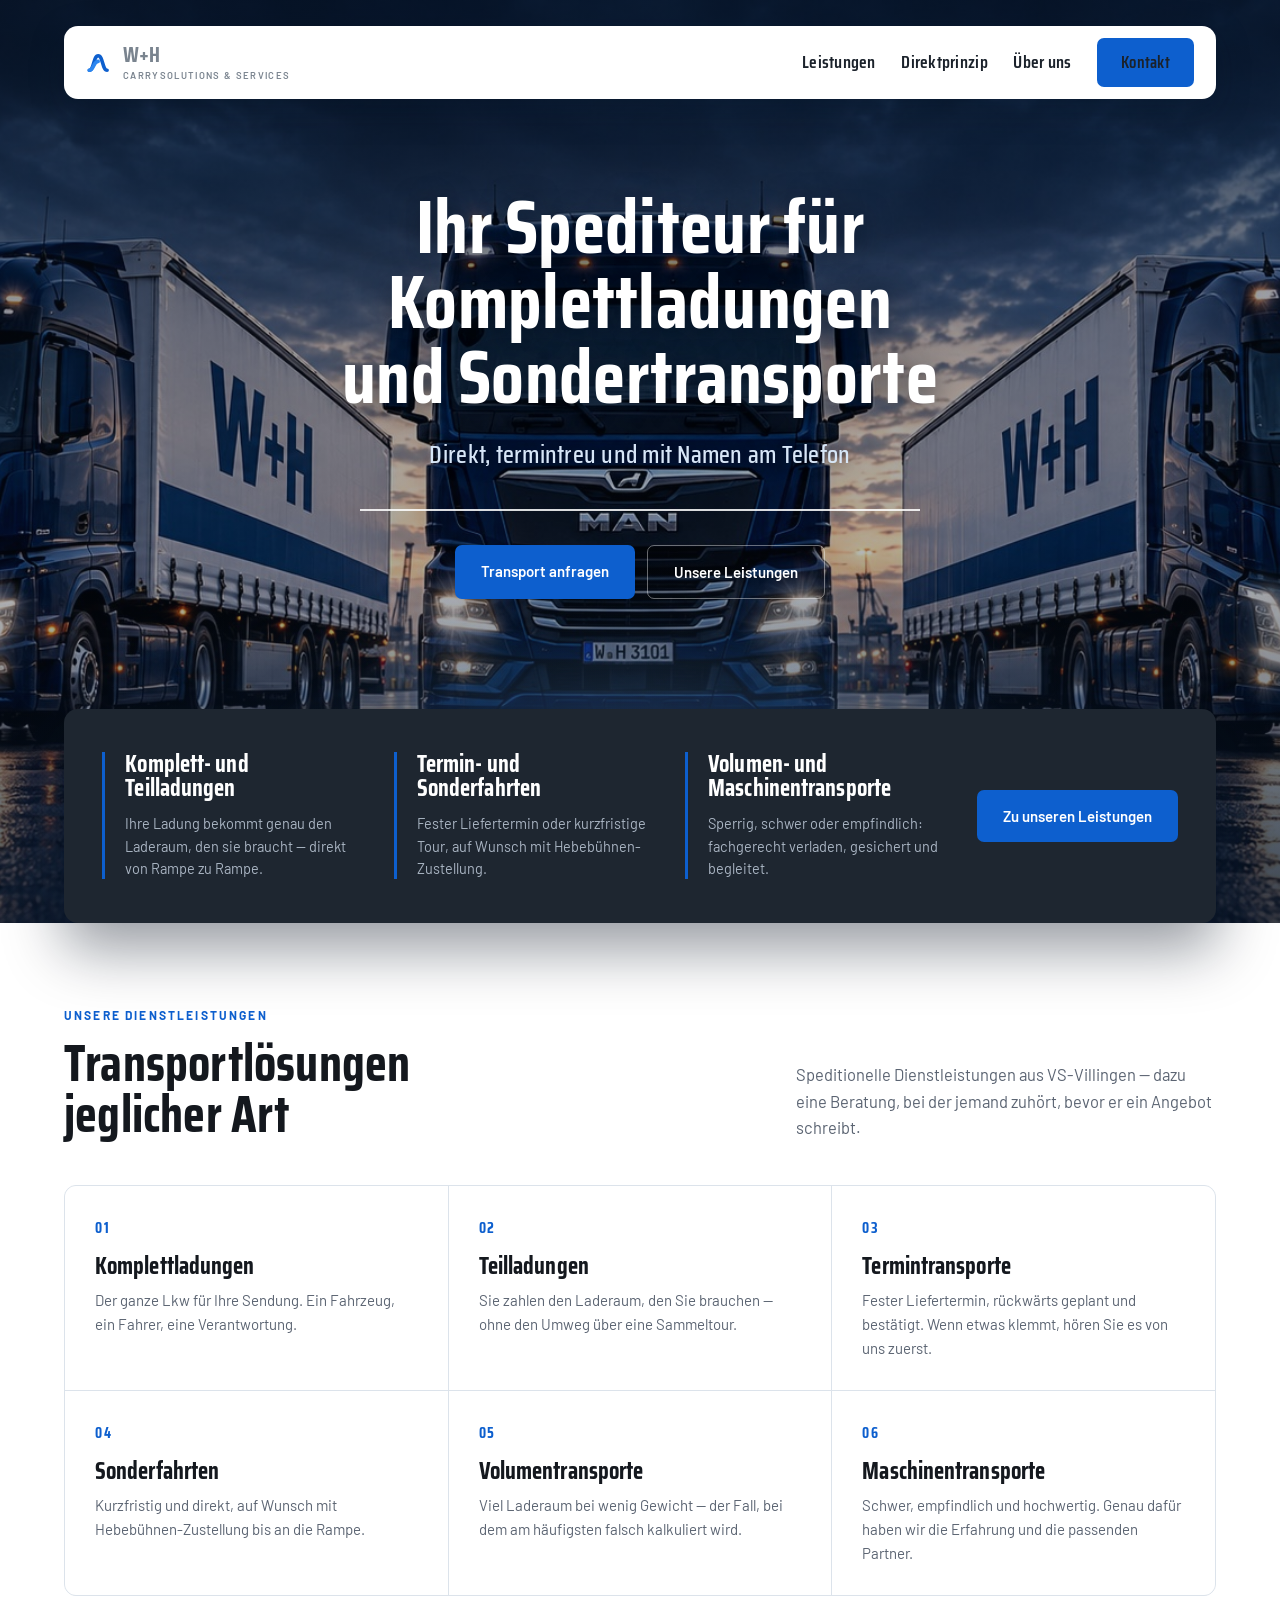
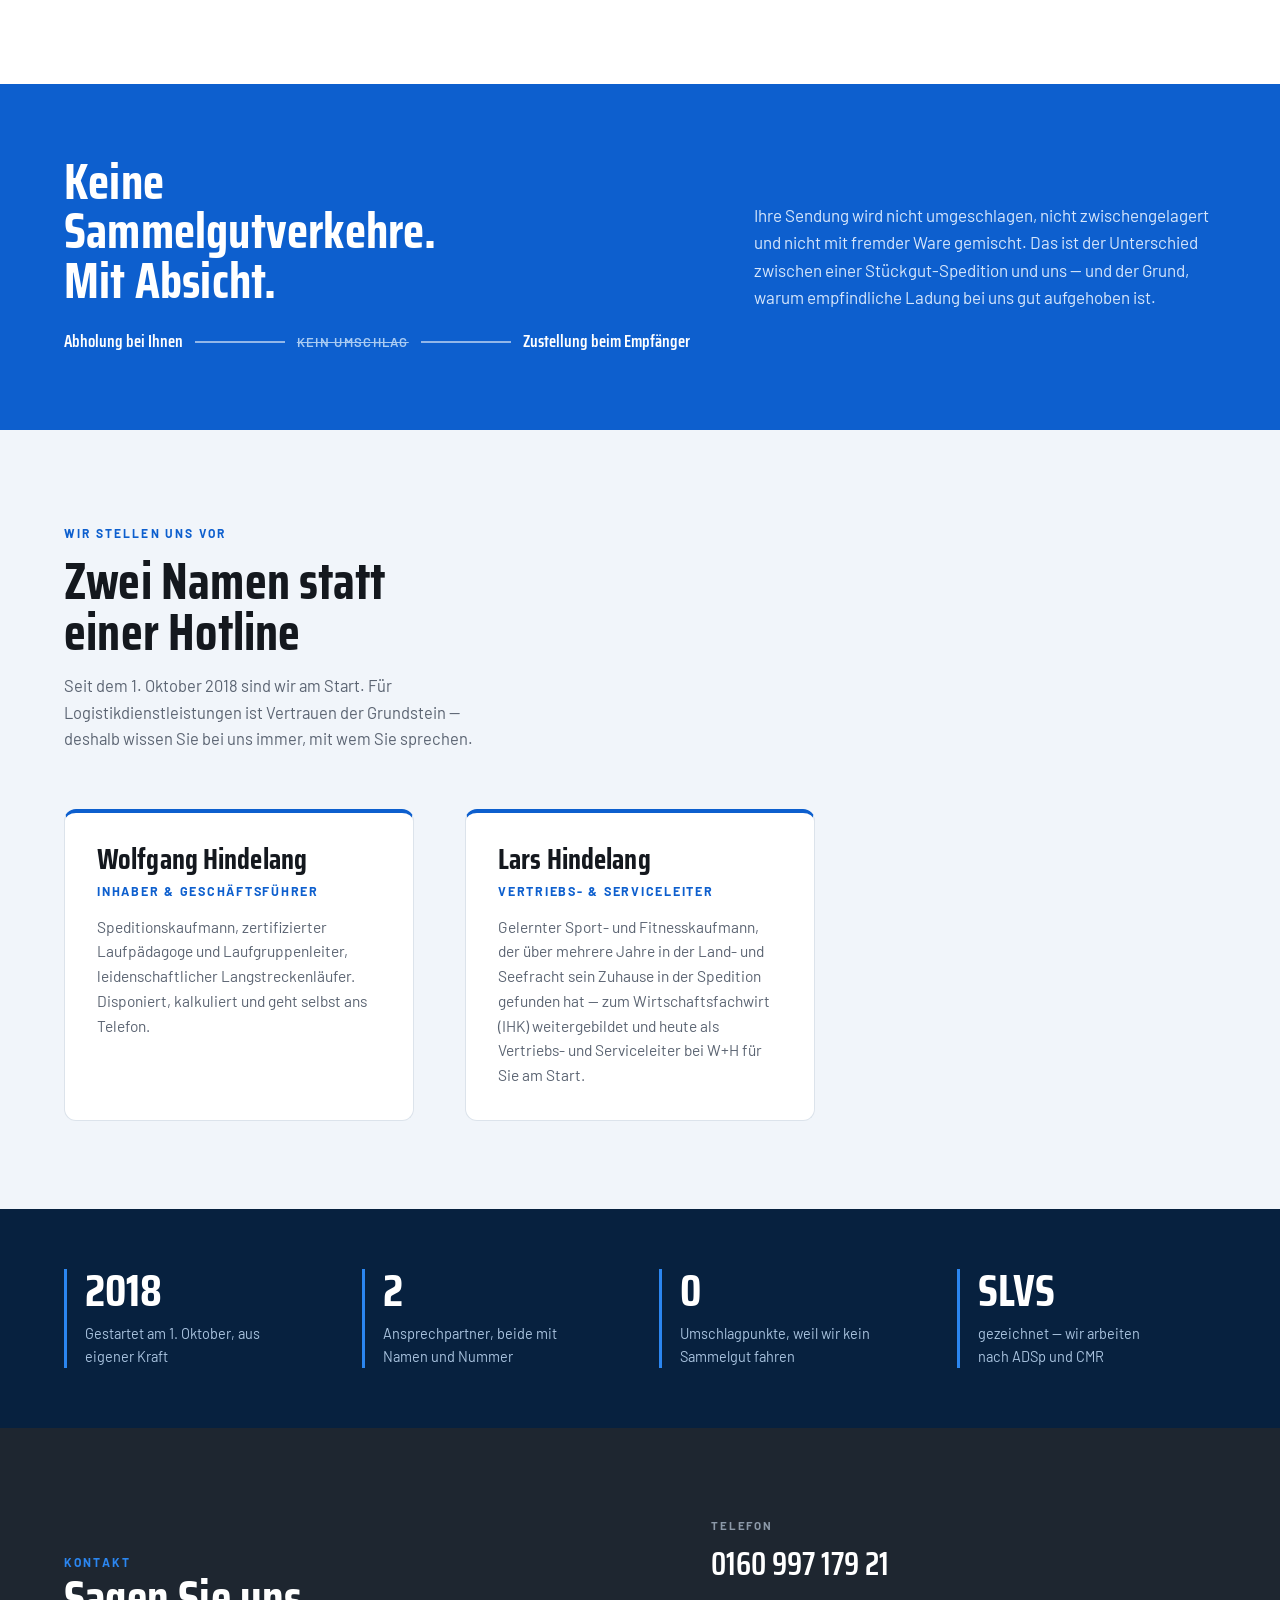
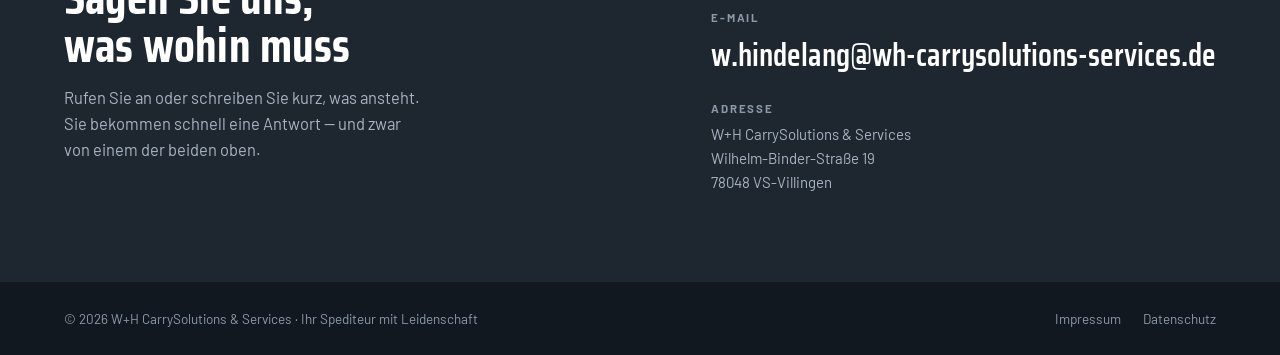
<file: index.html>
<!doctype html>
<html lang="de">
<head>
<meta charset="utf-8">
<meta name="viewport" content="width=device-width,initial-scale=1">
<title>W+H CarrySolutions &amp; Services – Spedition in VS-Villingen</title>
<meta name="description" content="Spedition aus VS-Villingen: Komplett- und Teilladungen, Termintransporte, Sonderfahrten mit Hebebühne, Volumen- und Maschinentransporte. Direkt, ohne Umschlag.">
<meta name="theme-color" content="#07213F">
<meta property="og:title" content="W+H CarrySolutions &amp; Services – Ihr Spediteur mit Leidenschaft">
<meta property="og:description" content="Komplett- und Teilladungen, Termintransporte, Sonderfahrten, Maschinentransporte. Direkt, ohne Umschlag.">
<meta property="og:type" content="website">
<meta property="og:locale" content="de_DE">
<meta property="og:url" content="https://www.wh-carrysolutions-services.de/">
<meta property="og:image" content="https://www.wh-carrysolutions-services.de/images/hero.jpg">
<link rel="canonical" href="https://www.wh-carrysolutions-services.de/">
<script type="application/ld+json">
{
  "@context": "https://schema.org",
  "@type": "LocalBusiness",
  "name": "W+H CarrySolutions & Services",
  "url": "https://www.wh-carrysolutions-services.de/",
  "telephone": "+4916099717921",
  "email": "w.hindelang@wh-carrysolutions-services.de",
  "address": {
    "@type": "PostalAddress",
    "streetAddress": "Wilhelm-Binder-Straße 19",
    "postalCode": "78048",
    "addressLocality": "VS-Villingen",
    "addressCountry": "DE"
  },
  "areaServed": "DE",
  "founder": [
    { "@type": "Person", "name": "Wolfgang Hindelang" },
    { "@type": "Person", "name": "Lars Hindelang" }
  ]
}
</script>
<link rel="stylesheet" href="style.css">
</head>
<body>
<header class="topbar">
  <div class="in">
    <div class="pill">
      <a class="logo" href="#top" aria-label="W+H CarrySolutions &amp; Services — Startseite">
        <svg class="ribbon" viewBox="0 0 32 32" aria-hidden="true">
          <path d="M4 25 C 10 25, 9 7, 15 7 C 21 7, 20 25, 26 25" fill="none" stroke="#0D5FCE" stroke-width="4.4" stroke-linecap="round"/>
          <path d="M4 25 C 10 25, 9 14, 15 14" fill="none" stroke="#2B86F0" stroke-width="4.4" stroke-linecap="round"/>
        </svg>
        <span style="display:block">
          <b>W+H</b>
          <span>CarrySolutions &amp; Services</span>
        </span>
      </a>

      <button class="burger" id="burger" aria-label="Menü öffnen" aria-expanded="false" aria-controls="nav">
        <i></i><i></i><i></i>
      </button>

      <nav class="nav" id="nav" aria-label="Hauptnavigation">
        <ul>
          <li><a href="#leistungen">Leistungen</a></li>
          <li><a href="#direkt">Direktprinzip</a></li>
          <li><a href="#team">Über uns</a></li>
        </ul>
        <a class="btn" href="#kontakt">Kontakt</a>
      </nav>
    </div>
  </div>
</header>

<main id="top">

  <section class="hero">
    <div class="hero-glow"></div>

    <div class="in">
      <div class="hero-in">
        <h1>Ihr Spediteur für Komplettladungen und Sondertransporte</h1>
        <p class="sub">Direkt, termintreu und mit Namen am Telefon</p>
        <div class="rule"></div>
        <div class="hero-btns">
          <a class="btn" href="#kontakt">Transport anfragen</a>
          <a class="btn ghost" href="#leistungen">Unsere Leistungen</a>
        </div>
      </div>

      <div class="panel-wrap">
        <div class="panel">
          <article>
            <h3>Komplett- und Teilladungen</h3>
            <p>Ihre Ladung bekommt genau den Laderaum, den sie braucht — direkt von Rampe zu Rampe.</p>
          </article>
          <article>
            <h3>Termin- und Sonderfahrten</h3>
            <p>Fester Liefertermin oder kurzfristige Tour, auf Wunsch mit Hebebühnen-Zustellung.</p>
          </article>
          <article>
            <h3>Volumen- und Maschinentransporte</h3>
            <p>Sperrig, schwer oder empfindlich: fachgerecht verladen, gesichert und begleitet.</p>
          </article>
          <div class="act"><a class="btn" href="#leistungen">Zu unseren Leistungen</a></div>
        </div>
      </div>
    </div>
  </section>

  <section class="svc" id="leistungen">
    <div class="in">
      <div class="head">
        <div>
          <span class="eyebrow">Unsere Dienstleistungen</span>
          <h2>Transportlösungen jeglicher Art</h2>
        </div>
        <p>Speditionelle Dienstleistungen aus VS-Villingen — dazu eine Beratung, bei der jemand zuhört, bevor er ein Angebot schreibt.</p>
      </div>

      <div class="grid6">
        <article>
          <span class="num">01</span>
          <h3>Komplettladungen</h3>
          <p>Der ganze Lkw für Ihre Sendung. Ein Fahrzeug, ein Fahrer, eine Verantwortung.</p>
        </article>
        <article>
          <span class="num">02</span>
          <h3>Teilladungen</h3>
          <p>Sie zahlen den Laderaum, den Sie brauchen — ohne den Umweg über eine Sammeltour.</p>
        </article>
        <article>
          <span class="num">03</span>
          <h3>Termintransporte</h3>
          <p>Fester Liefertermin, rückwärts geplant und bestätigt. Wenn etwas klemmt, hören Sie es von uns zuerst.</p>
        </article>
        <article>
          <span class="num">04</span>
          <h3>Sonderfahrten</h3>
          <p>Kurzfristig und direkt, auf Wunsch mit Hebebühnen-Zustellung bis an die Rampe.</p>
        </article>
        <article>
          <span class="num">05</span>
          <h3>Volumentransporte</h3>
          <p>Viel Laderaum bei wenig Gewicht — der Fall, bei dem am häufigsten falsch kalkuliert wird.</p>
        </article>
        <article>
          <span class="num">06</span>
          <h3>Maschinentransporte</h3>
          <p>Schwer, empfindlich und hochwertig. Genau dafür haben wir die Erfahrung und die passenden Partner.</p>
        </article>
      </div>
    </div>
  </section>

  <section class="band" id="direkt">
    <div class="in">
      <div>
        <h2>Keine Sammelgutverkehre. Mit Absicht.</h2>
        <div class="track">
          <b>Abholung bei Ihnen</b>
          <i></i>
          <s>kein Umschlag</s>
          <i></i>
          <b>Zustellung beim Empfänger</b>
        </div>
      </div>
      <p>Ihre Sendung wird nicht umgeschlagen, nicht zwischengelagert und nicht mit fremder Ware gemischt. Das ist der Unterschied zwischen einer Stückgut-Spedition und uns — und der Grund, warum empfindliche Ladung bei uns gut aufgehoben ist.</p>
    </div>
  </section>

  <section class="team" id="team">
    <div class="in wrap">
      <div class="lead">
        <span class="eyebrow">Wir stellen uns vor</span>
        <h2>Zwei Namen statt einer Hotline</h2>
        <p>Seit dem 1. Oktober 2018 sind wir am Start. Für Logistikdienstleistungen ist Vertrauen der Grundstein — deshalb wissen Sie bei uns immer, mit wem Sie sprechen.</p>
      </div>
      <article class="person">
        <h3>Wolfgang Hindelang</h3>
        <div class="role">Inhaber &amp; Geschäftsführer</div>
        <p>Speditionskaufmann, zertifizierter Laufpädagoge und Laufgruppenleiter, leidenschaftlicher Langstreckenläufer. Disponiert, kalkuliert und geht selbst ans Telefon.</p>
      </article>
      <article class="person">
        <h3>Lars Hindelang</h3>
        <div class="role">Vertriebs- &amp; Serviceleiter</div>
        <p>Gelernter Sport- und Fitnesskaufmann, der über mehrere Jahre in der Land- und Seefracht sein Zuhause in der Spedition gefunden hat — zum Wirtschaftsfachwirt (IHK) weitergebildet und heute als Vertriebs- und Serviceleiter bei W+H für Sie am Start.</p>
      </article>
    </div>
  </section>

  <section class="facts">
    <div class="in">
      <div><b>2018</b><span>Gestartet am 1. Oktober, aus eigener Kraft</span></div>
      <div><b>2</b><span>Ansprechpartner, beide mit Namen und Nummer</span></div>
      <div><b>0</b><span>Umschlagpunkte, weil wir kein Sammelgut fahren</span></div>
      <div><b>SLVS</b><span>gezeichnet — wir arbeiten nach ADSp und CMR</span></div>
    </div>
  </section>

  <section class="contact" id="kontakt">
    <div class="in">
      <div>
        <span class="eyebrow" style="color:var(--blue-h)">Kontakt</span>
        <h2>Sagen Sie uns, was wohin muss</h2>
        <p class="lead">Rufen Sie an oder schreiben Sie kurz, was ansteht. Sie bekommen schnell eine Antwort — und zwar von einem der beiden oben.</p>
      </div>
      <div class="lines">
        <div>
          <small>Telefon</small>
          <a href="tel:+4916099717921">0160 997 179 21</a>
        </div>
        <div>
          <small>E-Mail</small>
          <a href="mailto:w.hindelang@wh-carrysolutions-services.de">w.hindelang@wh-carrysolutions-services.de</a>
        </div>
        <div>
          <small>Adresse</small>
          <p class="addr">W+H CarrySolutions &amp; Services<br>Wilhelm-Binder-Straße 19<br>78048 VS-Villingen</p>
        </div>
      </div>
    </div>
  </section>

</main>

<footer>
  <div class="in">
    <span>© <span id="jahr">2026</span> W+H CarrySolutions &amp; Services · Ihr Spediteur mit Leidenschaft</span>
    <ul>
      <li><a href="impressum">Impressum</a></li>
      <li><a href="datenschutz">Datenschutz</a></li>
    </ul>
  </div>
</footer>

<script>
  document.getElementById('jahr').textContent = new Date().getFullYear();
  const b = document.getElementById('burger'), n = document.getElementById('nav');
  b.addEventListener('click', () => {
    const open = n.classList.toggle('open');
    b.setAttribute('aria-expanded', open);
  });
  n.addEventListener('click', e => {
    if (e.target.tagName === 'A') { n.classList.remove('open'); b.setAttribute('aria-expanded', false); }
  });
</script>
</body>
</html>
</file>
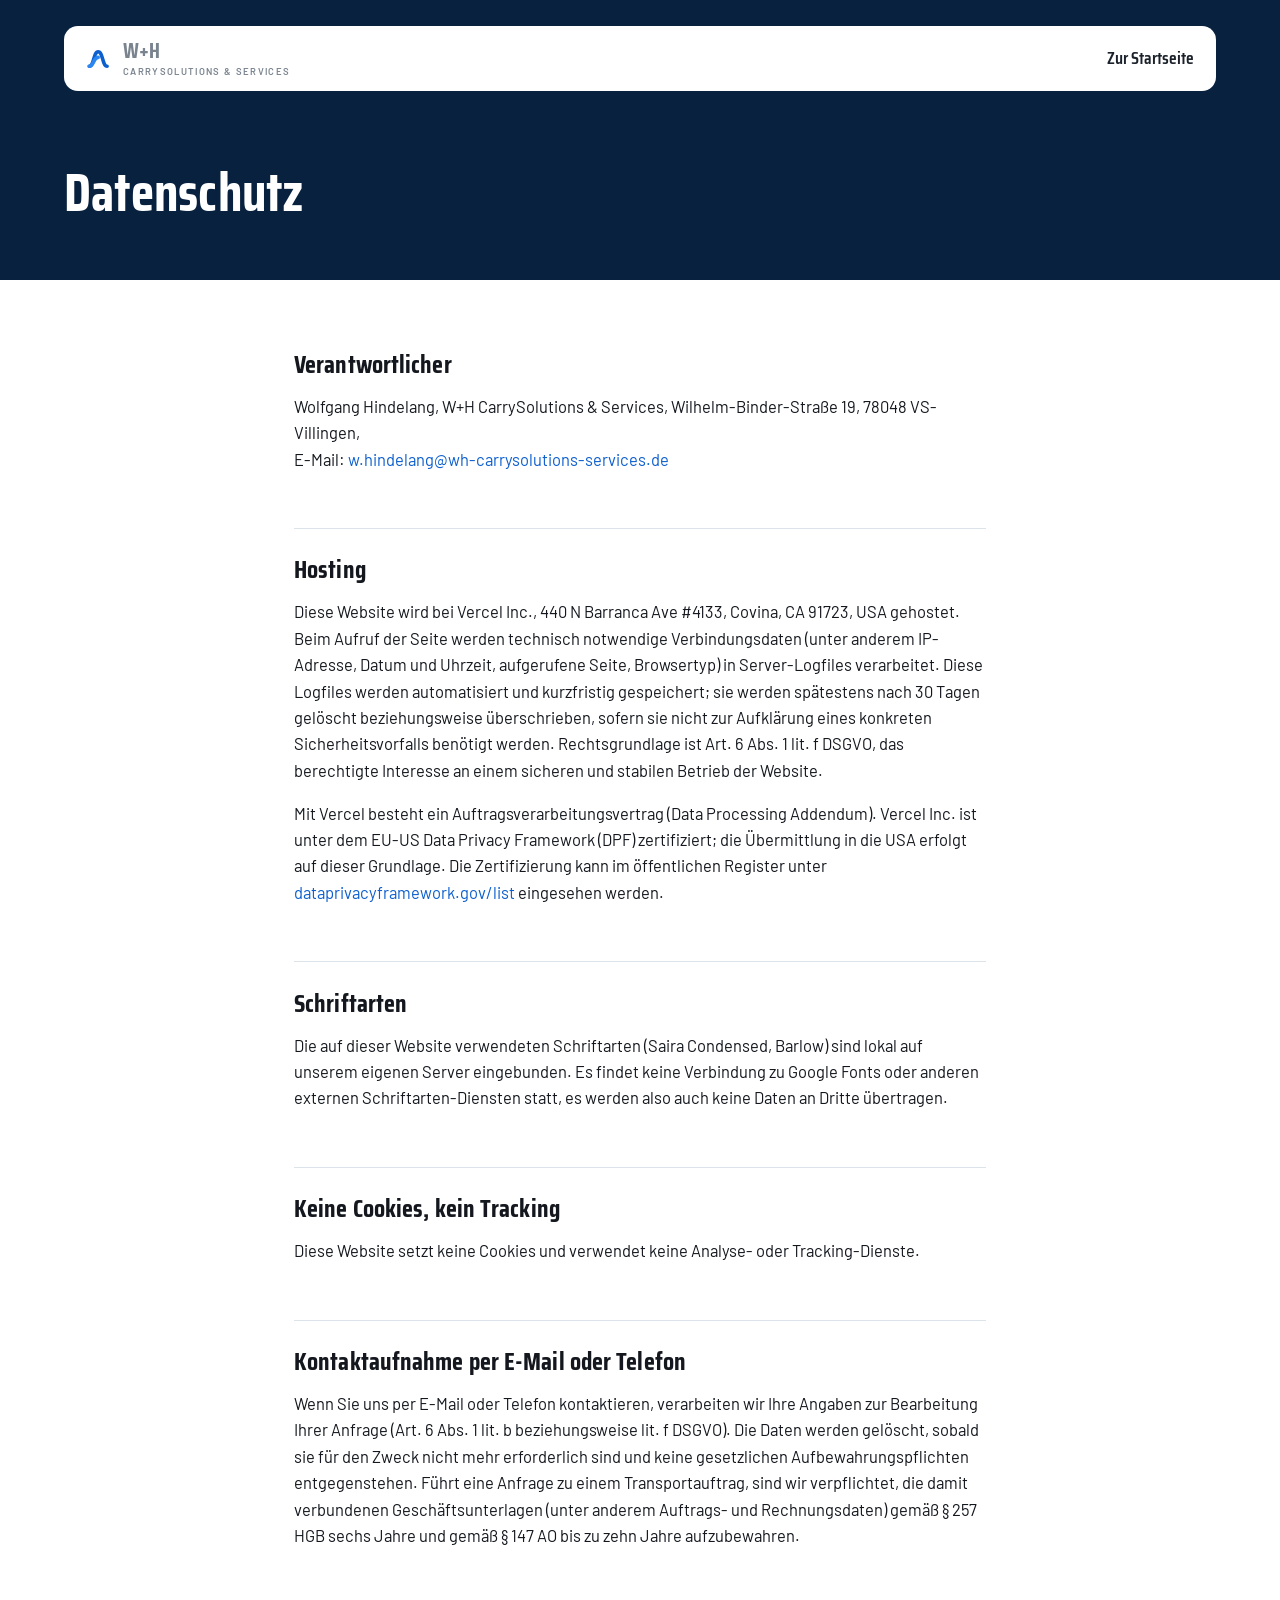
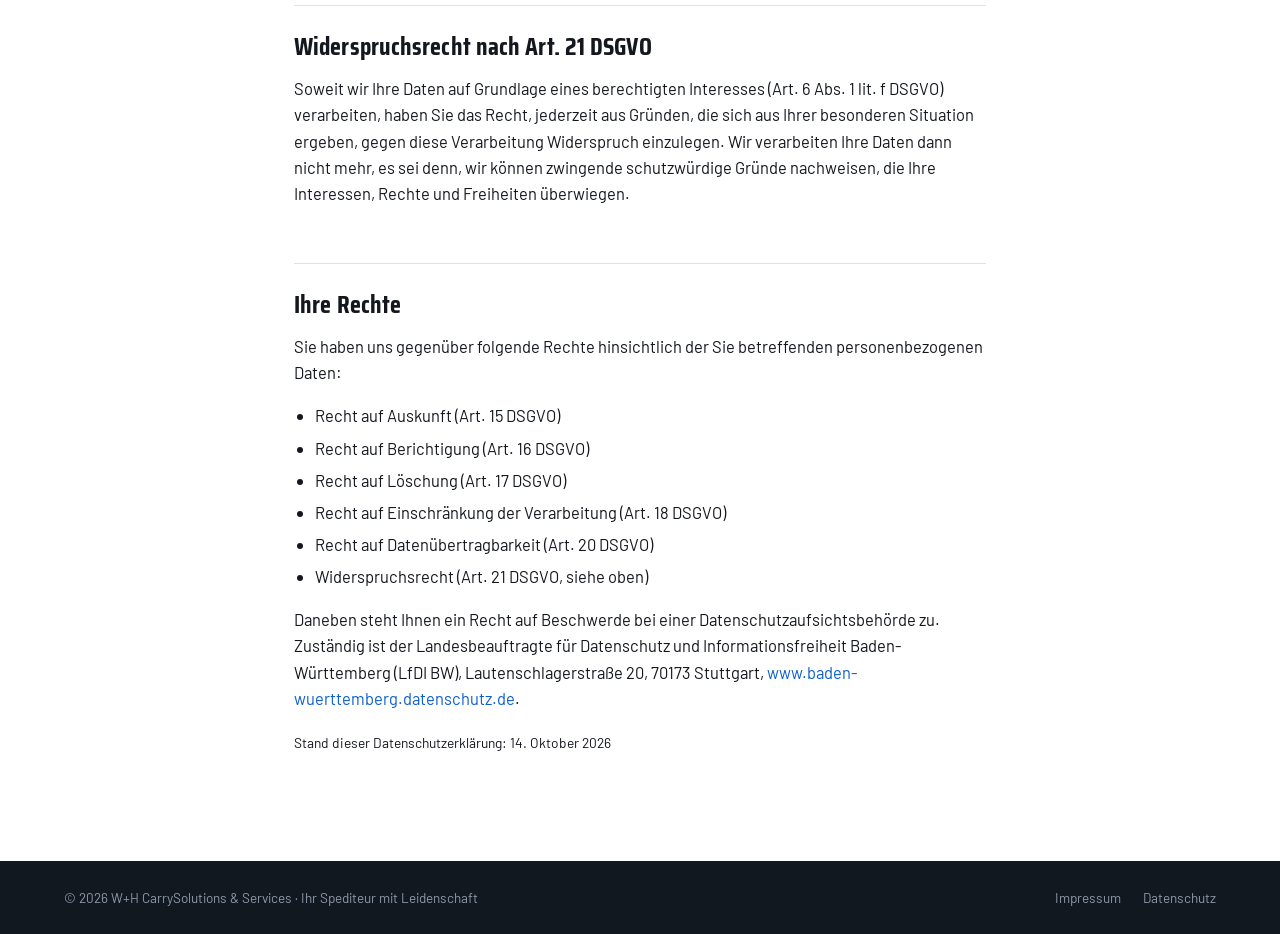
<file: datenschutz.html>
<!doctype html>
<html lang="de">
<head>
<meta charset="utf-8">
<meta name="viewport" content="width=device-width,initial-scale=1">
<title>Datenschutz – W+H CarrySolutions &amp; Services</title>
<meta name="robots" content="noindex">
<meta name="theme-color" content="#07213F">
<link rel="stylesheet" href="style.css">
</head>
<body>

<header class="legal-top">
  <div class="in">
    <div class="pill">
      <a class="logo" href="/" aria-label="W+H CarrySolutions &amp; Services — Startseite">
        <svg class="ribbon" viewBox="0 0 32 32" aria-hidden="true">
          <path d="M4 25 C 10 25, 9 7, 15 7 C 21 7, 20 25, 26 25" fill="none" stroke="#0D5FCE" stroke-width="4.4" stroke-linecap="round"/>
          <path d="M4 25 C 10 25, 9 14, 15 14" fill="none" stroke="#2B86F0" stroke-width="4.4" stroke-linecap="round"/>
        </svg>
        <span style="display:block">
          <b>W+H</b>
          <span>CarrySolutions &amp; Services</span>
        </span>
      </a>
      <a class="back" href="/">Zur Startseite</a>
    </div>
  </div>
</header>

<div class="legal-head">
  <div class="in"><h1>Datenschutz</h1></div>
</div>

<main class="legal">
  <div class="in">
    <h2>Verantwortlicher</h2>
    <p>Wolfgang Hindelang, W+H CarrySolutions &amp; Services, Wilhelm-Binder-Straße 19, 78048 VS-Villingen,<br>
    E-Mail: <a href="mailto:w.hindelang@wh-carrysolutions-services.de">w.hindelang@wh-carrysolutions-services.de</a></p>

    <h2>Hosting</h2>
    <p>Diese Website wird bei Vercel Inc., 440 N Barranca Ave #4133, Covina, CA 91723, USA gehostet. Beim Aufruf der Seite werden technisch notwendige Verbindungsdaten (unter anderem IP-Adresse, Datum und Uhrzeit, aufgerufene Seite, Browsertyp) in Server-Logfiles verarbeitet. Diese Logfiles werden automatisiert und kurzfristig gespeichert; sie werden spätestens nach 30 Tagen gelöscht beziehungsweise überschrieben, sofern sie nicht zur Aufklärung eines konkreten Sicherheitsvorfalls benötigt werden. Rechtsgrundlage ist Art. 6 Abs. 1 lit. f DSGVO, das berechtigte Interesse an einem sicheren und stabilen Betrieb der Website.</p>
    <p>Mit Vercel besteht ein Auftragsverarbeitungsvertrag (Data Processing Addendum). Vercel Inc. ist unter dem EU-US Data Privacy Framework (DPF) zertifiziert; die Übermittlung in die USA erfolgt auf dieser Grundlage. Die Zertifizierung kann im öffentlichen Register unter <a href="https://www.dataprivacyframework.gov/list" target="_blank" rel="noopener">dataprivacyframework.gov/list</a> eingesehen werden.</p>

    <h2>Schriftarten</h2>
    <p>Die auf dieser Website verwendeten Schriftarten (Saira Condensed, Barlow) sind lokal auf unserem eigenen Server eingebunden. Es findet keine Verbindung zu Google Fonts oder anderen externen Schriftarten-Diensten statt, es werden also auch keine Daten an Dritte übertragen.</p>

    <h2>Keine Cookies, kein Tracking</h2>
    <p>Diese Website setzt keine Cookies und verwendet keine Analyse- oder Tracking-Dienste.</p>

    <h2>Kontaktaufnahme per E-Mail oder Telefon</h2>
    <p>Wenn Sie uns per E-Mail oder Telefon kontaktieren, verarbeiten wir Ihre Angaben zur Bearbeitung Ihrer Anfrage (Art. 6 Abs. 1 lit. b beziehungsweise lit. f DSGVO). Die Daten werden gelöscht, sobald sie für den Zweck nicht mehr erforderlich sind und keine gesetzlichen Aufbewahrungspflichten entgegenstehen. Führt eine Anfrage zu einem Transportauftrag, sind wir verpflichtet, die damit verbundenen Geschäftsunterlagen (unter anderem Auftrags- und Rechnungsdaten) gemäß § 257 HGB sechs Jahre und gemäß § 147 AO bis zu zehn Jahre aufzubewahren.</p>

    <h2>Widerspruchsrecht nach Art. 21 DSGVO</h2>
    <p>Soweit wir Ihre Daten auf Grundlage eines berechtigten Interesses (Art. 6 Abs. 1 lit. f DSGVO) verarbeiten, haben Sie das Recht, jederzeit aus Gründen, die sich aus Ihrer besonderen Situation ergeben, gegen diese Verarbeitung Widerspruch einzulegen. Wir verarbeiten Ihre Daten dann nicht mehr, es sei denn, wir können zwingende schutzwürdige Gründe nachweisen, die Ihre Interessen, Rechte und Freiheiten überwiegen.</p>

    <h2>Ihre Rechte</h2>
    <p>Sie haben uns gegenüber folgende Rechte hinsichtlich der Sie betreffenden personenbezogenen Daten:</p>
    <ul>
      <li>Recht auf Auskunft (Art. 15 DSGVO)</li>
      <li>Recht auf Berichtigung (Art. 16 DSGVO)</li>
      <li>Recht auf Löschung (Art. 17 DSGVO)</li>
      <li>Recht auf Einschränkung der Verarbeitung (Art. 18 DSGVO)</li>
      <li>Recht auf Datenübertragbarkeit (Art. 20 DSGVO)</li>
      <li>Widerspruchsrecht (Art. 21 DSGVO, siehe oben)</li>
    </ul>
    <p>Daneben steht Ihnen ein Recht auf Beschwerde bei einer Datenschutzaufsichtsbehörde zu. Zuständig ist der Landesbeauftragte für Datenschutz und Informationsfreiheit Baden-Württemberg (LfDI BW), Lautenschlagerstraße 20, 70173 Stuttgart, <a href="https://www.baden-wuerttemberg.datenschutz.de" target="_blank" rel="noopener">www.baden-wuerttemberg.datenschutz.de</a>.</p>

    <p><small>Stand dieser Datenschutzerklärung: 14. Oktober 2026</small></p>
  </div>
</main>

<footer>
  <div class="in">
    <span>© <span id="jahr">2026</span> W+H CarrySolutions &amp; Services · Ihr Spediteur mit Leidenschaft</span>
    <ul>
      <li><a href="impressum">Impressum</a></li>
      <li><a href="datenschutz">Datenschutz</a></li>
    </ul>
  </div>
</footer>

<script>document.getElementById('jahr').textContent = new Date().getFullYear();</script>
</body>
</html>
</file>
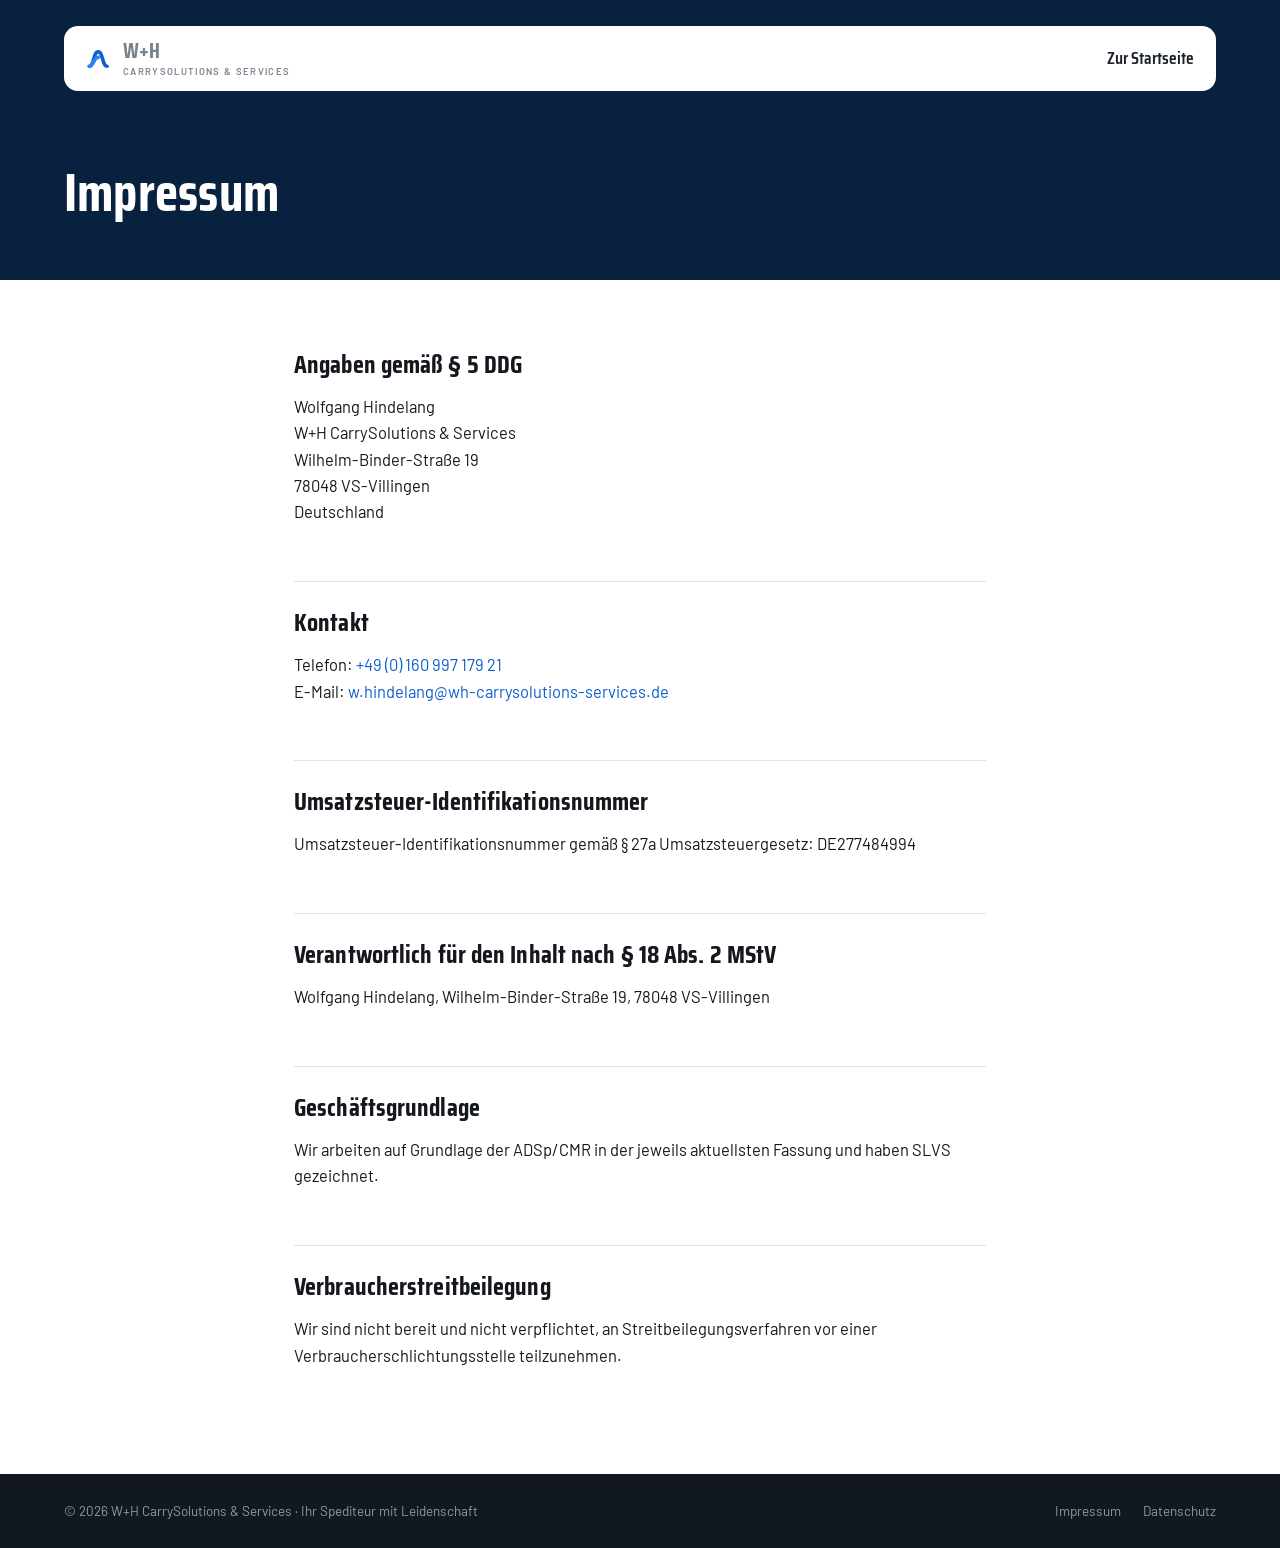
<file: impressum.html>
<!doctype html>
<html lang="de">
<head>
<meta charset="utf-8">
<meta name="viewport" content="width=device-width,initial-scale=1">
<title>Impressum – W+H CarrySolutions &amp; Services</title>
<meta name="robots" content="noindex">
<meta name="theme-color" content="#07213F">
<link rel="stylesheet" href="style.css">
</head>
<body>

<header class="legal-top">
  <div class="in">
    <div class="pill">
      <a class="logo" href="/" aria-label="W+H CarrySolutions &amp; Services — Startseite">
        <svg class="ribbon" viewBox="0 0 32 32" aria-hidden="true">
          <path d="M4 25 C 10 25, 9 7, 15 7 C 21 7, 20 25, 26 25" fill="none" stroke="#0D5FCE" stroke-width="4.4" stroke-linecap="round"/>
          <path d="M4 25 C 10 25, 9 14, 15 14" fill="none" stroke="#2B86F0" stroke-width="4.4" stroke-linecap="round"/>
        </svg>
        <span style="display:block">
          <b>W+H</b>
          <span>CarrySolutions &amp; Services</span>
        </span>
      </a>
      <a class="back" href="/">Zur Startseite</a>
    </div>
  </div>
</header>

<div class="legal-head">
  <div class="in"><h1>Impressum</h1></div>
</div>

<main class="legal">
  <div class="in">
    <h2>Angaben gemäß § 5 DDG</h2>
    <p>Wolfgang Hindelang<br>
    W+H CarrySolutions &amp; Services<br>
    Wilhelm-Binder-Straße 19<br>
    78048 VS-Villingen<br>
    Deutschland</p>

    <h2>Kontakt</h2>
    <p>Telefon: <a href="tel:+4916099717921">+49 (0) 160 997 179 21</a><br>
    E-Mail: <a href="mailto:w.hindelang@wh-carrysolutions-services.de">w.hindelang@wh-carrysolutions-services.de</a></p>

    <h2>Umsatzsteuer-Identifikationsnummer</h2>
    <p>Umsatzsteuer-Identifikationsnummer gemäß § 27a Umsatzsteuergesetz: DE277484994</p>

    <h2>Verantwortlich für den Inhalt nach § 18 Abs. 2 MStV</h2>
    <p>Wolfgang Hindelang, Wilhelm-Binder-Straße 19, 78048 VS-Villingen</p>

    <h2>Geschäftsgrundlage</h2>
    <p>Wir arbeiten auf Grundlage der ADSp/CMR in der jeweils aktuellsten Fassung und haben SLVS gezeichnet.</p>

    <h2>Verbraucherstreitbeilegung</h2>
    <p>Wir sind nicht bereit und nicht verpflichtet, an Streitbeilegungsverfahren vor einer Verbraucherschlichtungsstelle teilzunehmen.</p>
  </div>
</main>

<footer>
  <div class="in">
    <span>© <span id="jahr">2026</span> W+H CarrySolutions &amp; Services · Ihr Spediteur mit Leidenschaft</span>
    <ul>
      <li><a href="impressum">Impressum</a></li>
      <li><a href="datenschutz">Datenschutz</a></li>
    </ul>
  </div>
</footer>

<script>document.getElementById('jahr').textContent = new Date().getFullYear();</script>
</body>
</html>
</file>
<file: style.css>
@font-face{font-family:'Barlow';font-style:normal;font-weight:400;font-display:swap;src:url('/fonts/barlow-400-latin.woff2') format('woff2');unicode-range:U+0000-00FF,U+0131,U+0152-0153,U+02BB-02BC,U+02C6,U+02DA,U+02DC,U+0304,U+0308,U+0329,U+2000-206F,U+20AC,U+2122,U+2191,U+2193,U+2212,U+2215,U+FEFF,U+FFFD}
@font-face{font-family:'Barlow';font-style:normal;font-weight:400;font-display:swap;src:url('/fonts/barlow-400-latin-ext.woff2') format('woff2');unicode-range:U+0100-02BA,U+02BD-02C5,U+02C7-02CC,U+02CE-02D7,U+02DD-02FF,U+0304,U+0308,U+0329,U+1D00-1DBF,U+1E00-1E9F,U+1EF2-1EFF,U+2020,U+20A0-20AB,U+20AD-20C4,U+2113,U+2C60-2C7F,U+A720-A7FF}
@font-face{font-family:'Barlow';font-style:normal;font-weight:500;font-display:swap;src:url('/fonts/barlow-500-latin.woff2') format('woff2');unicode-range:U+0000-00FF,U+0131,U+0152-0153,U+02BB-02BC,U+02C6,U+02DA,U+02DC,U+0304,U+0308,U+0329,U+2000-206F,U+20AC,U+2122,U+2191,U+2193,U+2212,U+2215,U+FEFF,U+FFFD}
@font-face{font-family:'Barlow';font-style:normal;font-weight:500;font-display:swap;src:url('/fonts/barlow-500-latin-ext.woff2') format('woff2');unicode-range:U+0100-02BA,U+02BD-02C5,U+02C7-02CC,U+02CE-02D7,U+02DD-02FF,U+0304,U+0308,U+0329,U+1D00-1DBF,U+1E00-1E9F,U+1EF2-1EFF,U+2020,U+20A0-20AB,U+20AD-20C4,U+2113,U+2C60-2C7F,U+A720-A7FF}
@font-face{font-family:'Barlow';font-style:normal;font-weight:600;font-display:swap;src:url('/fonts/barlow-600-latin.woff2') format('woff2');unicode-range:U+0000-00FF,U+0131,U+0152-0153,U+02BB-02BC,U+02C6,U+02DA,U+02DC,U+0304,U+0308,U+0329,U+2000-206F,U+20AC,U+2122,U+2191,U+2193,U+2212,U+2215,U+FEFF,U+FFFD}
@font-face{font-family:'Barlow';font-style:normal;font-weight:600;font-display:swap;src:url('/fonts/barlow-600-latin-ext.woff2') format('woff2');unicode-range:U+0100-02BA,U+02BD-02C5,U+02C7-02CC,U+02CE-02D7,U+02DD-02FF,U+0304,U+0308,U+0329,U+1D00-1DBF,U+1E00-1E9F,U+1EF2-1EFF,U+2020,U+20A0-20AB,U+20AD-20C4,U+2113,U+2C60-2C7F,U+A720-A7FF}
@font-face{font-family:'Barlow';font-style:normal;font-weight:700;font-display:swap;src:url('/fonts/barlow-700-latin.woff2') format('woff2');unicode-range:U+0000-00FF,U+0131,U+0152-0153,U+02BB-02BC,U+02C6,U+02DA,U+02DC,U+0304,U+0308,U+0329,U+2000-206F,U+20AC,U+2122,U+2191,U+2193,U+2212,U+2215,U+FEFF,U+FFFD}
@font-face{font-family:'Barlow';font-style:normal;font-weight:700;font-display:swap;src:url('/fonts/barlow-700-latin-ext.woff2') format('woff2');unicode-range:U+0100-02BA,U+02BD-02C5,U+02C7-02CC,U+02CE-02D7,U+02DD-02FF,U+0304,U+0308,U+0329,U+1D00-1DBF,U+1E00-1E9F,U+1EF2-1EFF,U+2020,U+20A0-20AB,U+20AD-20C4,U+2113,U+2C60-2C7F,U+A720-A7FF}
@font-face{font-family:'Saira Condensed';font-style:normal;font-weight:500;font-display:swap;src:url('/fonts/saira-condensed-500-latin.woff2') format('woff2');unicode-range:U+0000-00FF,U+0131,U+0152-0153,U+02BB-02BC,U+02C6,U+02DA,U+02DC,U+0304,U+0308,U+0329,U+2000-206F,U+20AC,U+2122,U+2191,U+2193,U+2212,U+2215,U+FEFF,U+FFFD}
@font-face{font-family:'Saira Condensed';font-style:normal;font-weight:500;font-display:swap;src:url('/fonts/saira-condensed-500-latin-ext.woff2') format('woff2');unicode-range:U+0100-02BA,U+02BD-02C5,U+02C7-02CC,U+02CE-02D7,U+02DD-02FF,U+0304,U+0308,U+0329,U+1D00-1DBF,U+1E00-1E9F,U+1EF2-1EFF,U+2020,U+20A0-20AB,U+20AD-20C4,U+2113,U+2C60-2C7F,U+A720-A7FF}
@font-face{font-family:'Saira Condensed';font-style:normal;font-weight:600;font-display:swap;src:url('/fonts/saira-condensed-600-latin.woff2') format('woff2');unicode-range:U+0000-00FF,U+0131,U+0152-0153,U+02BB-02BC,U+02C6,U+02DA,U+02DC,U+0304,U+0308,U+0329,U+2000-206F,U+20AC,U+2122,U+2191,U+2193,U+2212,U+2215,U+FEFF,U+FFFD}
@font-face{font-family:'Saira Condensed';font-style:normal;font-weight:600;font-display:swap;src:url('/fonts/saira-condensed-600-latin-ext.woff2') format('woff2');unicode-range:U+0100-02BA,U+02BD-02C5,U+02C7-02CC,U+02CE-02D7,U+02DD-02FF,U+0304,U+0308,U+0329,U+1D00-1DBF,U+1E00-1E9F,U+1EF2-1EFF,U+2020,U+20A0-20AB,U+20AD-20C4,U+2113,U+2C60-2C7F,U+A720-A7FF}
@font-face{font-family:'Saira Condensed';font-style:normal;font-weight:700;font-display:swap;src:url('/fonts/saira-condensed-700-latin.woff2') format('woff2');unicode-range:U+0000-00FF,U+0131,U+0152-0153,U+02BB-02BC,U+02C6,U+02DA,U+02DC,U+0304,U+0308,U+0329,U+2000-206F,U+20AC,U+2122,U+2191,U+2193,U+2212,U+2215,U+FEFF,U+FFFD}
@font-face{font-family:'Saira Condensed';font-style:normal;font-weight:700;font-display:swap;src:url('/fonts/saira-condensed-700-latin-ext.woff2') format('woff2');unicode-range:U+0100-02BA,U+02BD-02C5,U+02C7-02CC,U+02CE-02D7,U+02DD-02FF,U+0304,U+0308,U+0329,U+1D00-1DBF,U+1E00-1E9F,U+1EF2-1EFF,U+2020,U+20A0-20AB,U+20AD-20C4,U+2113,U+2C60-2C7F,U+A720-A7FF}

:root{
  --blue:#0D5FCE;
  --blue-h:#2B86F0;
  --blue-deep:#07213F;

  --bg:#FFFFFF;
  --bg-soft:#F1F5FA;
  --text:#14181E;
  --mut:#5B6472;
  --line:#DCE3EB;
  --panel:#1E2630;
  --panel-2:#262F3B;
  --panel-mut:#A9B4C2;

  --disp:"Saira Condensed","Archivo Narrow",system-ui,sans-serif;
  --body:"Barlow",system-ui,-apple-system,"Segoe UI",sans-serif;
}
@media (prefers-color-scheme:dark){
  :root:not([data-theme="light"]){
    --bg:#0C1117;
    --bg-soft:#121921;
    --text:#E9EDF3;
    --mut:#93A0AF;
    --line:#1F2833;
  }
}
:root[data-theme="dark"]{
  --bg:#0C1117;
  --bg-soft:#121921;
  --text:#E9EDF3;
  --mut:#93A0AF;
  --line:#1F2833;
}

*{box-sizing:border-box}
body{
  margin:0;background:var(--bg);color:var(--text);
  font-family:var(--body);font-size:16.5px;line-height:1.6;
  -webkit-font-smoothing:antialiased;
}
img{max-width:100%;display:block}
h1,h2,h3,h4{margin:0;font-family:var(--disp);font-weight:700;line-height:1;text-wrap:balance;letter-spacing:.004em}
p{margin:0}
a{color:inherit}
:focus-visible{outline:3px solid var(--blue-h);outline-offset:3px}

.in{max-width:1220px;margin:0 auto;padding-inline:clamp(16px,3.5vw,34px)}
.eyebrow{font-family:var(--body);font-size:12px;font-weight:700;letter-spacing:.18em;text-transform:uppercase;color:var(--blue)}

.btn{
  display:inline-block;background:var(--blue);color:#fff;text-decoration:none;
  font-family:var(--body);font-weight:600;font-size:15px;
  padding:14px 26px;border-radius:7px;border:0;cursor:pointer;
  transition:background .15s,transform .15s;
}
.btn:hover{background:var(--blue-h)}
.btn:active{transform:translateY(1px)}
.btn.ghost{background:transparent;border:1.5px solid rgba(255,255,255,.4);color:#fff}
.btn.ghost:hover{background:rgba(255,255,255,.12);border-color:#fff}

/* ---------- Pill-Navigation ---------- */
.topbar{position:absolute;inset:0 0 auto 0;z-index:30;padding:clamp(14px,2.4vw,26px) 0}
.pill{
  background:#fff;border-radius:14px;
  box-shadow:0 10px 34px rgba(5,18,38,.26);
  display:flex;align-items:center;justify-content:space-between;gap:18px;
  padding:12px clamp(14px,2vw,22px);
}
.logo{display:flex;align-items:center;gap:11px;text-decoration:none;color:#10161D;flex:none}
.logo .ribbon{width:26px;height:26px;flex:none}
.logo b{font-family:var(--disp);font-weight:700;font-size:21px;letter-spacing:.01em;line-height:1;white-space:nowrap}
.logo span{display:block;font-family:var(--body);font-size:9.5px;font-weight:600;letter-spacing:.14em;
  text-transform:uppercase;color:#7A848F;margin-top:2px;white-space:nowrap}

.nav{display:flex;align-items:center;gap:clamp(14px,2vw,30px)}
.nav ul{display:flex;align-items:center;gap:clamp(14px,2vw,30px);list-style:none;margin:0;padding:0}
.nav a{font-family:var(--disp);font-weight:600;font-size:18px;letter-spacing:.015em;color:#1B222B;text-decoration:none}
.nav a:hover{color:var(--blue)}
.nav .btn{font-family:var(--disp);font-size:17px;font-weight:600;padding:11px 24px}
.burger{display:none;background:none;border:0;padding:8px;cursor:pointer}
.burger i{display:block;width:23px;height:2.5px;background:#1B222B;border-radius:2px;margin:4.5px 0}

/* ---------- Hero ---------- */
.hero{
  position:relative;z-index:1;
  padding-block:clamp(130px,18vw,190px) 0;
  --hero-photo: url("images/hero.jpg") center/cover no-repeat;
  background:
    linear-gradient(178deg, rgba(5,14,28,.74) 0%, rgba(5,14,28,.40) 34%, rgba(5,14,28,.30) 60%, rgba(6,17,33,.78) 100%),
    radial-gradient(110% 70% at 50% 104%, rgba(63,150,255,.26) 0%, rgba(63,150,255,0) 62%),
    var(--hero-photo, linear-gradient(174deg,#0A1A2D 0%,#0A2544 48%,#061325 100%));
  background-color:#081425;
}
.hero-art{position:absolute;inset:0;z-index:-1;width:100%;height:100%;opacity:.5}
.hero-glow{position:absolute;left:50%;bottom:20%;transform:translateX(-50%);
  width:min(900px,92%);height:170px;z-index:-1;pointer-events:none;
  background:radial-gradient(60% 100% at 50% 100%, rgba(140,200,255,.18), rgba(140,200,255,0) 70%);
  filter:blur(6px)}

.hero-in{position:relative;text-align:center;color:#fff;
  padding-bottom:clamp(60px,9vw,110px);display:flex;flex-direction:column;align-items:center;gap:0}
.hero h1{font-size:clamp(2.15rem,6.4vw,4.7rem);max-width:19ch;
  text-shadow:0 3px 26px rgba(3,12,26,.55);margin-bottom:18px}
.hero .sub{font-family:var(--disp);font-weight:500;font-size:clamp(1.05rem,2.3vw,1.6rem);
  color:#D7E6F7;letter-spacing:.01em;text-shadow:0 2px 16px rgba(3,12,26,.5)}
.hero .rule{width:min(560px,78%);height:2px;background:rgba(255,255,255,.85);margin-top:clamp(22px,3.4vw,34px)}
.hero .hero-btns{display:flex;flex-wrap:wrap;gap:12px;justify-content:center;margin-top:clamp(24px,3.4vw,34px)}

/* ---------- Dunkle Karte ---------- */
.panel-wrap{position:relative;z-index:5;margin-bottom:-78px}
.panel{
  background:var(--panel);border-radius:14px;color:#fff;
  box-shadow:0 26px 60px rgba(4,14,30,.42);
  display:grid;grid-template-columns:repeat(3,minmax(0,1fr)) minmax(0,auto);
  gap:clamp(20px,2.6vw,34px);
  padding:clamp(26px,3.4vw,44px) clamp(22px,3vw,40px);
  align-items:center;
}
.panel article{border-left:3px solid var(--blue);padding-left:clamp(14px,1.6vw,20px)}
.panel h3{font-size:clamp(1.15rem,1.9vw,1.5rem);margin-bottom:12px;max-width:16ch}
.panel p{font-size:14.5px;color:var(--panel-mut);line-height:1.55;max-width:30ch}
.panel .act{display:flex;justify-content:flex-end}
.panel .act .btn{white-space:nowrap}

/* ---------- Leistungen ---------- */
.svc{background:var(--bg);padding-block:calc(78px + clamp(44px,6vw,80px)) clamp(50px,7vw,88px)}
.svc .head{display:grid;grid-template-columns:minmax(0,1fr) minmax(0,420px);gap:20px 48px;
  align-items:end;margin-bottom:clamp(28px,4vw,44px)}
.svc h2{font-size:clamp(1.9rem,4.2vw,3.2rem);max-width:16ch;margin-top:12px}
.svc .head p{color:var(--mut)}
.grid6{display:grid;grid-template-columns:repeat(auto-fit,minmax(290px,1fr));gap:1px;
  background:var(--line);border:1px solid var(--line);border-radius:12px;overflow:hidden}
.grid6 article{background:var(--bg);padding:clamp(22px,2.6vw,30px);transition:background .15s}
.grid6 article:hover{background:var(--bg-soft)}
.grid6 .num{font-family:var(--disp);font-weight:700;font-size:15px;color:var(--blue);
  letter-spacing:.1em;display:block;margin-bottom:14px}
.grid6 h3{font-size:clamp(1.2rem,2vw,1.5rem);margin-bottom:10px}
.grid6 p{font-size:15px;color:var(--mut)}

/* ---------- Direkt-Band ---------- */
.band{background:var(--blue);color:#fff;padding-block:clamp(44px,6vw,74px)}
.band .in{display:grid;grid-template-columns:minmax(0,1.15fr) minmax(0,.85fr);gap:26px clamp(32px,5vw,70px);align-items:center}
.band h2{font-size:clamp(1.8rem,4.4vw,3.1rem);max-width:15ch}
.band p{color:#D6E6FB;font-size:17px}
.band .track{display:flex;align-items:center;gap:12px;margin-top:22px;flex-wrap:wrap}
.band .track b{font-family:var(--disp);font-weight:600;font-size:17px;white-space:nowrap}
.band .track i{flex:1 1 40px;min-width:30px;height:2px;background:rgba(255,255,255,.55)}
.band .track s{font-family:var(--body);font-size:13px;font-weight:600;letter-spacing:.1em;
  text-transform:uppercase;color:#A9CBF2;white-space:nowrap}

/* ---------- Team ---------- */
.team{background:var(--bg-soft);padding-block:clamp(50px,7vw,88px)}
.team .wrap{display:grid;grid-template-columns:repeat(auto-fit,minmax(300px,1fr));gap:clamp(26px,4vw,52px)}
.team .lead{grid-column:1/-1;max-width:48ch;margin-bottom:6px}
.team h2{font-size:clamp(1.9rem,4.2vw,3.2rem);margin:12px 0 14px}
.team .lead p{color:var(--mut)}
.person{background:var(--bg);border:1px solid var(--line);border-radius:12px;padding:clamp(22px,2.8vw,32px);
  border-top:4px solid var(--blue)}
.person h3{font-size:clamp(1.35rem,2.4vw,1.8rem)}
.person .role{font-family:var(--body);font-size:12.5px;font-weight:700;letter-spacing:.14em;
  text-transform:uppercase;color:var(--blue);margin:7px 0 14px}
.person p{color:var(--mut);font-size:15.5px}

/* ---------- Fakten ---------- */
.facts{background:var(--blue-deep);color:#fff;padding-block:clamp(38px,5vw,60px)}
.facts .in{display:grid;grid-template-columns:repeat(auto-fit,minmax(190px,1fr));gap:clamp(22px,3vw,40px)}
.facts .in>div{border-left:3px solid var(--blue-h);padding-left:18px}
.facts b{display:block;font-family:var(--disp);font-weight:700;font-size:clamp(1.9rem,3.6vw,2.8rem);
  line-height:1;margin-bottom:8px;font-variant-numeric:tabular-nums}
.facts span{font-size:14.5px;color:#A8C2DE;display:block;max-width:24ch}

/* ---------- Kontakt ---------- */
.contact{background:var(--panel);color:#fff;padding-block:clamp(50px,7vw,88px)}
.contact .in{display:grid;grid-template-columns:minmax(0,1fr) minmax(0,auto);gap:34px clamp(32px,5vw,70px);align-items:center}
.contact h2{font-size:clamp(1.9rem,4.2vw,3rem);max-width:15ch;margin-bottom:14px}
.contact .lead{color:var(--panel-mut);max-width:40ch}
.contact .lines{display:flex;flex-direction:column;gap:18px}
.contact .lines small{display:block;font-size:11.5px;font-weight:700;letter-spacing:.16em;
  text-transform:uppercase;color:#8C99A8;margin-bottom:4px}
.contact .lines a{font-family:var(--disp);font-weight:600;font-size:clamp(1.3rem,2.6vw,2rem);
  color:#fff;text-decoration:none;font-variant-numeric:tabular-nums;display:block;word-break:break-word}
.contact .lines a:hover{color:var(--blue-h)}
.contact .addr{font-size:15px;color:var(--panel-mut)}

footer{background:#121820;color:#8C99A8;padding-block:26px;font-size:13.5px}
footer .in{display:flex;flex-wrap:wrap;gap:10px 28px;justify-content:space-between;align-items:center}
footer ul{display:flex;gap:22px;list-style:none;margin:0;padding:0}
footer a{text-decoration:none}
footer a:hover{color:#fff}

/* ---------- Responsive ---------- */
@media (max-width:1000px){
  .panel{grid-template-columns:repeat(2,minmax(0,1fr))}
  .panel .act{grid-column:1/-1;justify-content:flex-start}
}
@media (max-width:880px){
  .burger{display:block}
  .nav{position:absolute;left:0;right:0;top:calc(100% + 10px);background:#fff;border-radius:14px;
    box-shadow:0 14px 40px rgba(5,18,38,.28);padding:10px 20px 18px;display:none}
  .nav.open{display:block}
  .pill{position:relative}
  .nav ul{flex-direction:column;align-items:stretch;gap:0}
  .nav li{border-bottom:1px solid #E7EBF0}
  .nav li a{display:block;padding:14px 0;font-size:19px}
  .nav .btn{display:block;text-align:center;margin-top:14px}
  .svc .head,.band .in,.contact .in{grid-template-columns:minmax(0,1fr)}
  .svc .head{align-items:start}
}
@media (max-width:620px){
  .panel{grid-template-columns:minmax(0,1fr)}
  .panel-wrap{margin-bottom:-58px}
  .svc{padding-top:calc(58px + clamp(44px,6vw,80px))}
}
@media (prefers-reduced-motion:reduce){*{transition:none!important;animation:none!important}}

/* ---------- Rechtstexte ---------- */
.legal-top{background:var(--blue-deep);padding-block:clamp(16px,2.4vw,26px)}
.legal-top .pill{box-shadow:none}
.legal-top .back{font-family:var(--disp);font-weight:600;font-size:18px;color:#1B222B;text-decoration:none;white-space:nowrap}
.legal-top .back:hover{color:var(--blue)}
.legal-head{background:var(--blue-deep);color:#fff;padding-block:clamp(26px,4vw,48px) clamp(34px,5vw,60px)}
.legal-head h1{font-size:clamp(2rem,5vw,3.4rem)}
.legal{background:var(--bg);padding-block:clamp(40px,6vw,72px) clamp(50px,7vw,90px)}
.legal .in{max-width:760px}
.legal h2{font-size:clamp(1.25rem,2.4vw,1.6rem);margin:2.2em 0 .6em;padding-top:1.1em;border-top:1px solid var(--line)}
.legal h2:first-of-type{margin-top:0;padding-top:0;border-top:0}
.legal p{margin-bottom:1em;color:var(--text)}
.legal ul{margin:0 0 1em;padding-left:1.3em}
.legal li{margin-bottom:.35em;color:var(--text)}
.legal a{color:var(--blue);text-decoration:none}
.legal a:hover{text-decoration:underline}
</file>
